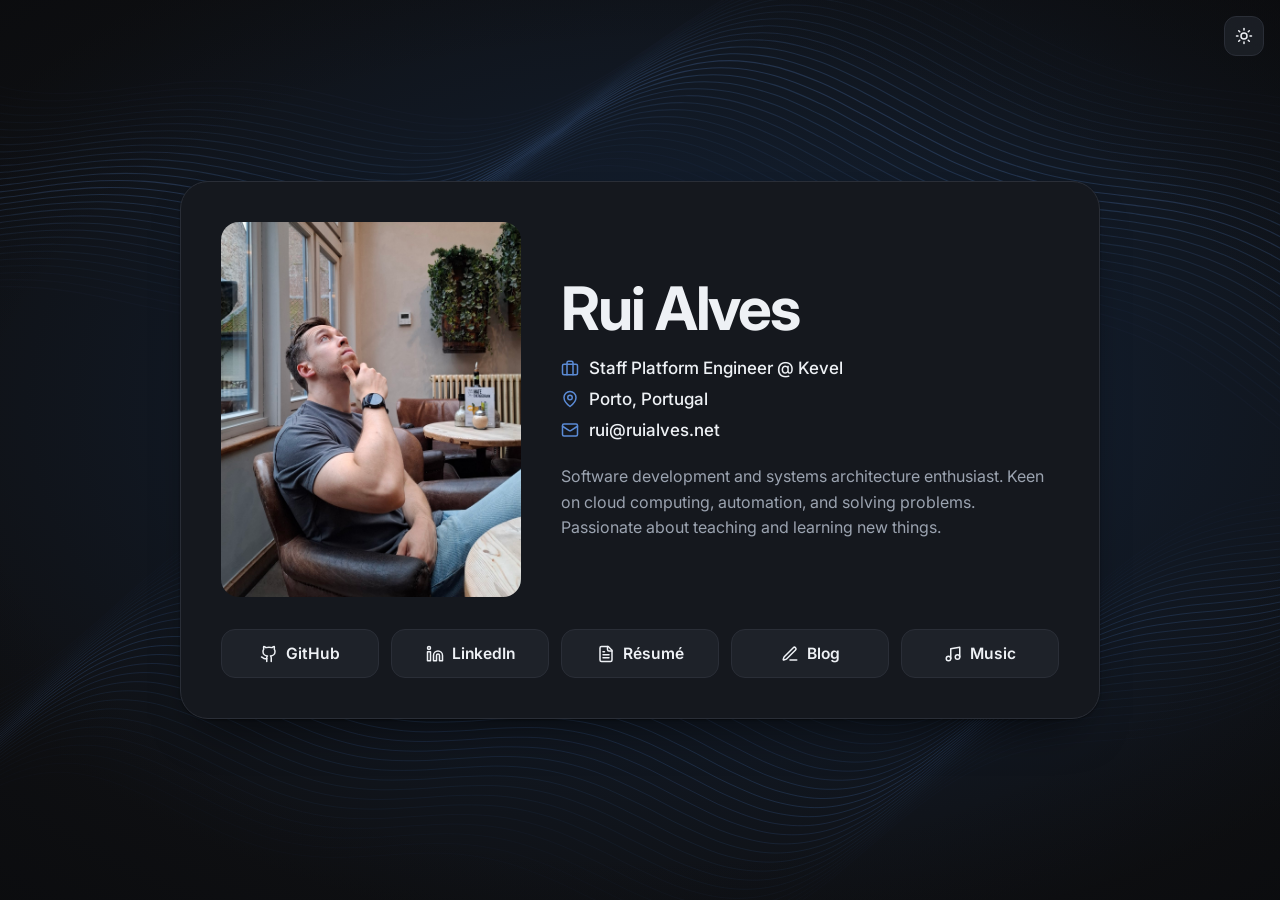
<file: index.html>
<!DOCTYPE html>
<html lang="en" data-theme="dark">
<head>
    <meta charset="UTF-8">
    <meta name="viewport" content="width=device-width, initial-scale=1.0">
    <meta name="color-scheme" content="dark light">
    <meta name="theme-color" content="#0f1013">
    <script>
        try {
            if (localStorage.getItem("theme") === "light") {
                document.documentElement.dataset.theme = "light";
            }
        } catch {}
    </script>
    <meta name="description" content="Rui Alves, Staff Platform Engineer at Kevel in Porto, Portugal. Into software development, systems architecture, cloud computing and automation.">
    <meta name="author" content="Rui Alves">
    <link rel="canonical" href="https://ruialves.net/">
    <meta property="og:type" content="profile">
    <meta property="og:url" content="https://ruialves.net/">
    <meta property="og:title" content="Rui Alves">
    <meta property="og:description" content="Staff Platform Engineer at Kevel in Porto, Portugal. Into software development, systems architecture, cloud computing and automation.">
    <meta property="og:image" content="https://ruialves.net/og-image.jpg">
    <meta property="og:image:width" content="1200">
    <meta property="og:image:height" content="630">
    <meta property="og:image:alt" content="Rui Alves, Staff Platform Engineer at Kevel">
    <meta property="profile:first_name" content="Rui">
    <meta property="profile:last_name" content="Alves">
    <meta name="twitter:card" content="summary_large_image">
    <link rel="icon" href="favicon.svg" type="image/svg+xml">
    <link rel="apple-touch-icon" href="apple-touch-icon.png">
    <link rel="preconnect" href="https://fonts.googleapis.com">
    <link rel="preconnect" href="https://fonts.gstatic.com" crossorigin>
    <link rel="stylesheet" href="https://fonts.googleapis.com/css2?family=Inter:wght@400;500;600;700&display=swap">
    <link rel="stylesheet" href="style.css">
    <title>Rui Alves · Staff Platform Engineer</title>
    <script type="application/ld+json">
    {
        "@context": "https://schema.org",
        "@type": "Person",
        "name": "Rui Alves",
        "url": "https://ruialves.net/",
        "image": "https://ruialves.net/foto.jpg",
        "email": "mailto:rui@ruialves.net",
        "jobTitle": "Staff Platform Engineer",
        "worksFor": {
            "@type": "Organization",
            "name": "Kevel",
            "url": "https://www.kevel.com"
        },
        "address": {
            "@type": "PostalAddress",
            "addressLocality": "Porto",
            "addressCountry": "PT"
        },
        "knowsAbout": [
            "Software development",
            "Systems architecture",
            "Cloud computing",
            "Automation"
        ],
        "sameAs": [
            "https://github.com/xRuiAlves",
            "https://www.linkedin.com/in/rui-pedro-alves/",
            "https://blog.ruialves.net",
            "https://music.ruialves.net"
        ]
    }
    </script>
</head>
<body>
    <button class="theme-toggle" type="button" aria-label="Switch to light theme">
        <svg class="icon sun" viewBox="0 0 24 24" aria-hidden="true"><circle cx="12" cy="12" r="4"/><path d="M12 2v2"/><path d="M12 20v2"/><path d="m4.93 4.93 1.41 1.41"/><path d="m17.66 17.66 1.41 1.41"/><path d="M2 12h2"/><path d="M20 12h2"/><path d="m6.34 17.66-1.41 1.41"/><path d="m19.07 4.93-1.41 1.41"/></svg>
        <svg class="icon moon" viewBox="0 0 24 24" aria-hidden="true"><path d="M12 3a6 6 0 0 0 9 9 9 9 0 1 1-9-9Z"/></svg>
    </button>
    <main class="card">
        <img class="photo" src="foto.jpg" alt="Portrait of Rui Alves" width="1600" height="1632" fetchpriority="high">
        <div class="content">
            <h1 class="name">Rui Alves</h1>
            <ul class="facts">
                <li>
                    <svg class="icon" viewBox="0 0 24 24" aria-hidden="true"><rect width="20" height="14" x="2" y="7" rx="2"/><path d="M16 21V5a2 2 0 0 0-2-2h-4a2 2 0 0 0-2 2v16"/></svg>
                    Staff Platform Engineer @ Kevel
                </li>
                <li>
                    <svg class="icon" viewBox="0 0 24 24" aria-hidden="true"><path d="M20 10c0 6-8 12-8 12s-8-6-8-12a8 8 0 0 1 16 0Z"/><circle cx="12" cy="10" r="3"/></svg>
                    Porto, Portugal
                </li>
                <li>
                    <svg class="icon" viewBox="0 0 24 24" aria-hidden="true"><rect width="20" height="16" x="2" y="4" rx="2"/><path d="m22 7-8.97 5.7a1.94 1.94 0 0 1-2.06 0L2 7"/></svg>
                    <a href="mailto:rui@ruialves.net">rui@ruialves.net</a>
                </li>
            </ul>
            <p class="bio">
                Software development and systems architecture enthusiast.
                Keen on cloud computing, automation, and solving problems.
                Passionate about teaching and learning new things.
            </p>
        </div>
        <nav class="links">
            <a href="https://github.com/xRuiAlves" rel="me">
                <svg class="icon" viewBox="0 0 24 24" aria-hidden="true"><path d="M15 22v-4a4.8 4.8 0 0 0-1-3.5c3 0 6-2 6-5.5.08-1.25-.27-2.48-1-3.5.28-1.15.28-2.35 0-3.5 0 0-1 0-3 1.5-2.64-.5-5.36-.5-8 0C6 2 5 2 5 2c-.3 1.15-.3 2.35 0 3.5A5.4 5.4 0 0 0 4 9c0 3.5 3 5.5 6 5.5-.39.49-.68 1.05-.85 1.65-.17.6-.22 1.23-.15 1.85v4"/><path d="M9 18c-4.51 2-5-2-7-2"/></svg>
                GitHub
            </a>
            <a href="https://www.linkedin.com/in/rui-pedro-alves/" rel="me">
                <svg class="icon" viewBox="0 0 24 24" aria-hidden="true"><path d="M16 8a6 6 0 0 1 6 6v7h-4v-7a2 2 0 0 0-4 0v7h-4v-7a6 6 0 0 1 6-6z"/><rect width="4" height="12" x="2" y="9"/><circle cx="4" cy="4" r="2"/></svg>
                LinkedIn
            </a>
            <a href="https://drive.google.com/file/d/1AoIJ_Zp8Y2vXV8Tvxjxt-cpAD7Q-SVnp/view?usp=sharing">
                <svg class="icon" viewBox="0 0 24 24" aria-hidden="true"><path d="M15 2H6a2 2 0 0 0-2 2v16a2 2 0 0 0 2 2h12a2 2 0 0 0 2-2V7Z"/><path d="M14 2v4a2 2 0 0 0 2 2h4"/><path d="M16 13H8"/><path d="M16 17H8"/><path d="M10 9H8"/></svg>
                Résumé
            </a>
            <a href="https://blog.ruialves.net" rel="me">
                <svg class="icon" viewBox="0 0 24 24" aria-hidden="true"><path d="M12 20h9"/><path d="M16.38 3.62a1 1 0 0 1 3 3L7.37 18.64a2 2 0 0 1-.86.5l-2.87.84a.5.5 0 0 1-.62-.62l.84-2.87a2 2 0 0 1 .5-.86z"/></svg>
                Blog
            </a>
            <a href="https://music.ruialves.net" rel="me">
                <svg class="icon" viewBox="0 0 24 24" aria-hidden="true"><path d="M9 18V5l12-2v13"/><circle cx="6" cy="18" r="3"/><circle cx="18" cy="16" r="3"/></svg>
                Music
            </a>
        </nav>
    </main>
    <script>
        (() => {
            const root = document.documentElement;
            const button = document.querySelector(".theme-toggle");
            const meta = document.querySelector('meta[name="theme-color"]');
            const colors = { dark: "#0f1013", light: "#f3f5f8" };

            function apply(theme) {
                root.dataset.theme = theme;
                meta.setAttribute("content", colors[theme]);
                button.setAttribute("aria-label", `Switch to ${theme === "dark" ? "light" : "dark"} theme`);
            }

            apply(root.dataset.theme === "light" ? "light" : "dark");

            button.addEventListener("click", () => {
                const theme = root.dataset.theme === "light" ? "dark" : "light";
                apply(theme);
                try {
                    localStorage.setItem("theme", theme);
                } catch {}
            });
        })();
    </script>
</body>
</html>
</file>
<file: style.css>
:root,
:root[data-theme="dark"] {
    color-scheme: dark;
    --bg: #0f1013;
    --surface: #15181e;
    --surface-2: #1e2229;
    --border: #2a2e37;
    --text: #eef1f5;
    --muted: #9ba3b0;
    --accent: #5b8bd6;
    --on-accent: #0b1220;
    --shadow: 0 1px 2px rgba(0, 0, 0, 0.4), 0 24px 48px -24px rgba(0, 0, 0, 0.7);
    --waves: url("waves.svg");
}

:root[data-theme="light"] {
    color-scheme: light;
    --bg: #f3f5f8;
    --surface: #ffffff;
    --surface-2: #f0f3f7;
    --border: #dfe4eb;
    --text: #141820;
    --muted: #586172;
    --accent: #1f4e8c;
    --on-accent: #ffffff;
    --shadow: 0 1px 2px rgba(15, 23, 42, 0.05), 0 24px 48px -24px rgba(15, 23, 42, 0.18);
    --waves: url("waves-light.svg");
}

:root {
    --font-sans: "Inter", system-ui, -apple-system, "Segoe UI", Roboto, sans-serif;
}

*,
*::before,
*::after {
    box-sizing: border-box;
}

body {
    margin: 0;
    min-height: 100vh;
    min-height: 100dvh;
    display: grid;
    place-items: center;
    padding: 24px;
    background-color: var(--bg);
    background-image: var(--waves);
    background-position: center;
    background-size: cover;
    color: var(--text);
    font-family: var(--font-sans);
    -webkit-font-smoothing: antialiased;
}

.card {
    width: 100%;
    max-width: 920px;
    display: grid;
    grid-template-columns: clamp(200px, 32vw, 300px) 1fr;
    grid-template-areas:
        "photo content"
        "links links";
    gap: 32px 40px;
    padding: 40px;
    background-color: var(--surface);
    border: 1px solid var(--border);
    border-radius: 28px;
    box-shadow: var(--shadow);
    animation: rise 0.6s cubic-bezier(0.2, 0.7, 0.2, 1) both;
}

.photo {
    grid-area: photo;
    display: block;
    width: 100%;
    height: auto;
    aspect-ratio: 4 / 5;
    object-fit: cover;
    object-position: 30% 60%;
    border-radius: 18px;
}

.content {
    grid-area: content;
    align-self: center;
    min-width: 0;
}

.name {
    margin: 0;
    font-size: clamp(2.5rem, 6vw, 3.75rem);
    font-weight: 700;
    letter-spacing: -0.035em;
    line-height: 1;
}

.facts {
    display: grid;
    gap: 11px;
    margin: 20px 0 0;
    padding: 0;
    list-style: none;
    font-size: 1.0625rem;
    font-weight: 500;
}

.facts li {
    display: flex;
    align-items: center;
    gap: 10px;
}

.bio {
    max-width: 50ch;
    margin: 24px 0 0;
    color: var(--muted);
    font-size: 1rem;
    line-height: 1.6;
    text-wrap: pretty;
}

.links {
    grid-area: links;
    display: grid;
    grid-template-columns: repeat(5, 1fr);
    gap: 12px;
}

.links a {
    display: flex;
    align-items: center;
    justify-content: center;
    gap: 8px;
    padding: 14px 16px;
    background-color: var(--surface-2);
    border: 1px solid var(--border);
    border-radius: 14px;
    color: var(--text);
    font-size: 0.975rem;
    font-weight: 600;
    text-decoration: none;
    transition: background-color 0.2s, border-color 0.2s, color 0.2s, transform 0.2s;
}

.links a:active {
    background-color: var(--accent);
    border-color: var(--accent);
    color: var(--on-accent);
}

@media (hover: hover) {
    .links a:hover {
        background-color: var(--accent);
        border-color: var(--accent);
        color: var(--on-accent);
        transform: translateY(-2px);
    }
}

.links a:focus-visible {
    outline: 2px solid var(--accent);
    outline-offset: 3px;
}

.icon {
    flex-shrink: 0;
    width: 18px;
    height: 18px;
    fill: none;
    stroke: currentColor;
    stroke-width: 2;
    stroke-linecap: round;
    stroke-linejoin: round;
}

.facts .icon {
    color: var(--accent);
}

.theme-toggle {
    position: fixed;
    top: 16px;
    right: 16px;
    z-index: 10;
    display: grid;
    place-items: center;
    width: 40px;
    height: 40px;
    padding: 0;
    background-color: color-mix(in srgb, var(--surface-2) 85%, transparent);
    border: 1px solid var(--border);
    border-radius: 12px;
    color: var(--text);
    cursor: pointer;
    -webkit-backdrop-filter: blur(8px);
    backdrop-filter: blur(8px);
    transition: border-color 0.2s, color 0.2s;
}

.theme-toggle:focus-visible {
    outline: 2px solid var(--accent);
    outline-offset: 3px;
}

@media (hover: hover) {
    .theme-toggle:hover {
        border-color: var(--accent);
        color: var(--accent);
    }
}

.theme-toggle .moon,
:root[data-theme="light"] .theme-toggle .sun {
    display: none;
}

:root[data-theme="light"] .theme-toggle .moon {
    display: block;
}

.facts a {
    color: inherit;
    text-decoration: none;
    border-radius: 4px;
    transition: color 0.2s;
}

.facts a:focus-visible {
    outline: 2px solid var(--accent);
    outline-offset: 3px;
}

@media (hover: hover) {
    .facts a:hover {
        color: var(--accent);
    }
}

@media (max-width: 720px) and (orientation: portrait) {
    body {
        display: block;
        padding: 0;
        background: var(--bg);
    }

    .card {
        display: flex;
        flex-direction: column;
        gap: 0;
        min-height: 100vh;
        min-height: 100dvh;
        max-width: none;
        padding: 0 0 24px;
        background-color: transparent;
        border: 0;
        border-radius: 0;
        box-shadow: none;
        animation-name: fade;
    }

    .photo {
        flex: 1 1 0;
        min-height: 120px;
        aspect-ratio: auto;
        border-radius: 0;
        object-position: 30% 35%;
        -webkit-mask-image: linear-gradient(to bottom, #000 70%, transparent);
        mask-image: linear-gradient(to bottom, #000 70%, transparent);
    }

    .content {
        position: relative;
        flex-shrink: 0;
        margin-top: -16px;
        padding: 0 24px;
    }

    .name {
        font-size: 2.25rem;
    }

    .facts {
        gap: 9px;
        margin-top: 14px;
        font-size: 1rem;
    }

    .bio {
        margin-top: 14px;
        font-size: 0.9375rem;
        line-height: 1.55;
    }

    .links {
        flex-shrink: 0;
        grid-template-columns: repeat(2, 1fr);
        gap: 10px;
        margin-top: 24px;
        padding: 0 24px;
    }

    .links a {
        padding: 12px;
    }

    /* With an odd number of links, the first one takes a full row */
    .links a:first-child:nth-last-child(odd) {
        grid-column: span 2;
    }
}

@media (max-width: 720px) and (orientation: portrait) and (max-height: 560px) {
    .card {
        padding-bottom: 16px;
    }

    .photo {
        min-height: 96px;
    }

    .content {
        padding: 0 20px;
    }

    .name {
        font-size: 2rem;
    }

    .links {
        margin-top: 16px;
        padding: 0 20px;
    }

    .links a {
        padding: 10px;
    }
}

@media (max-height: 620px) and (orientation: landscape) {
    body {
        padding: 12px;
    }

    .card {
        grid-template-columns: clamp(140px, 24vw, 240px) 1fr;
        gap: 16px 28px;
        padding: 20px;
        border-radius: 22px;
    }

    .photo {
        aspect-ratio: auto;
        height: 100%;
        contain: size;
    }

    .name {
        font-size: clamp(2rem, 5vw, 2.75rem);
    }

    .facts {
        gap: 6px;
        margin-top: 12px;
        font-size: 0.9375rem;
    }

    .bio {
        margin-top: 12px;
        font-size: 0.9375rem;
        line-height: 1.5;
    }

    .links a {
        padding: 10px 12px;
        font-size: 0.9rem;
    }
}

@keyframes rise {
    from {
        opacity: 0;
        transform: translateY(12px);
    }
}

@keyframes fade {
    from {
        opacity: 0;
    }
}

@media (prefers-reduced-motion: reduce) {
    .card {
        animation: none;
    }

    .links a {
        transition: none;
    }

    .links a:hover {
        transform: none;
    }
}
</file>
